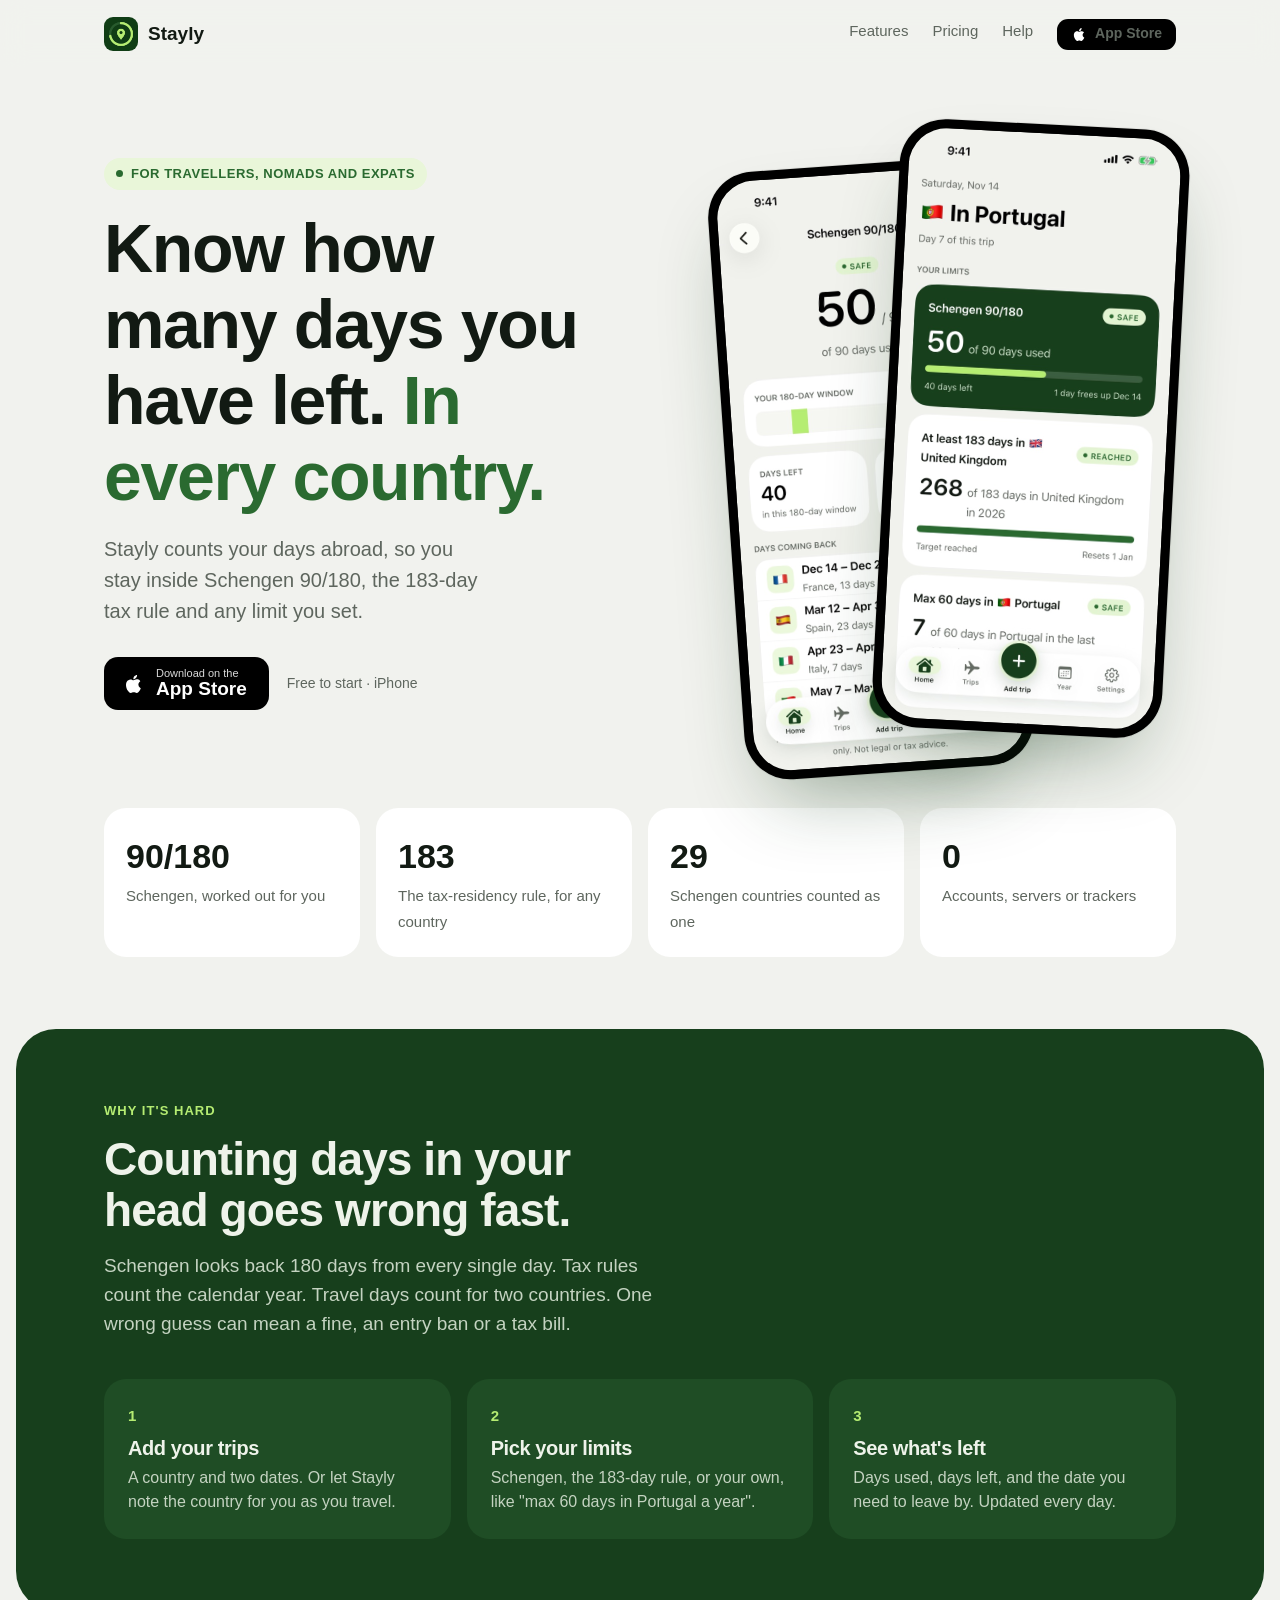
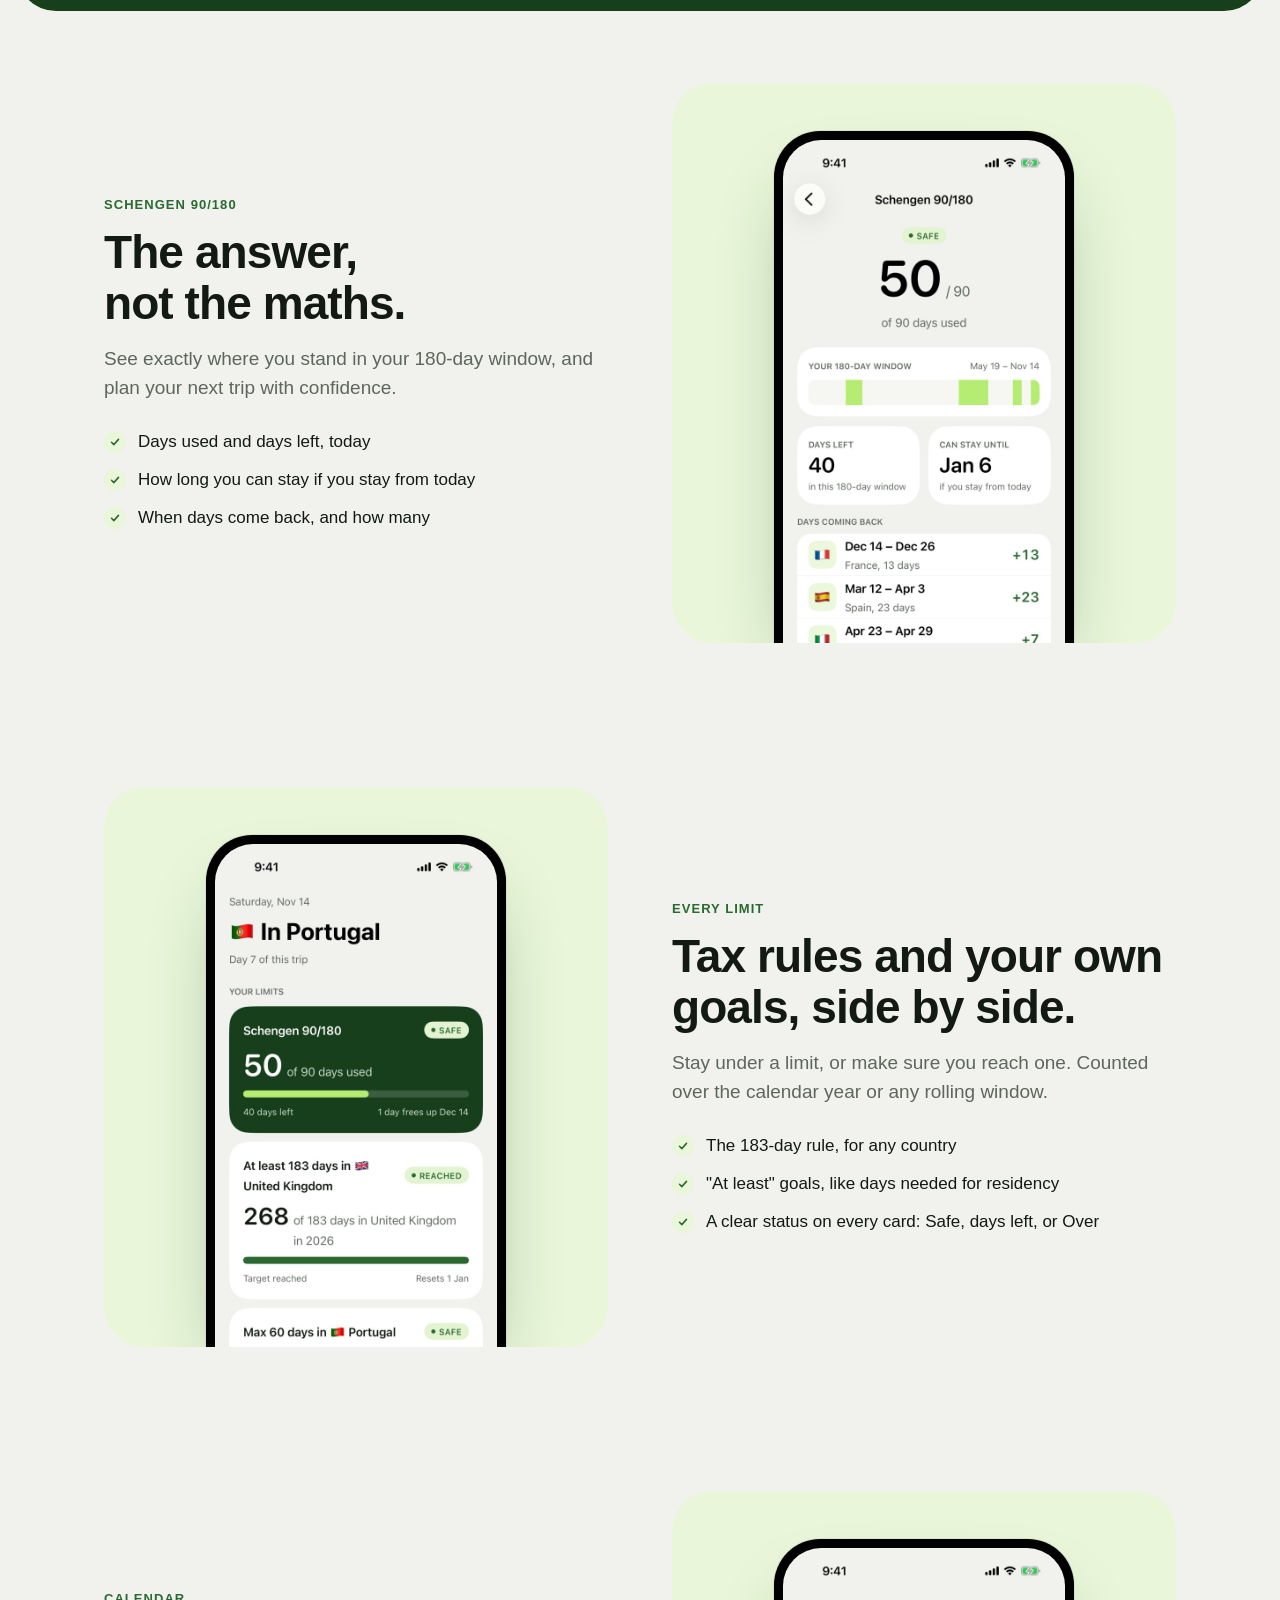
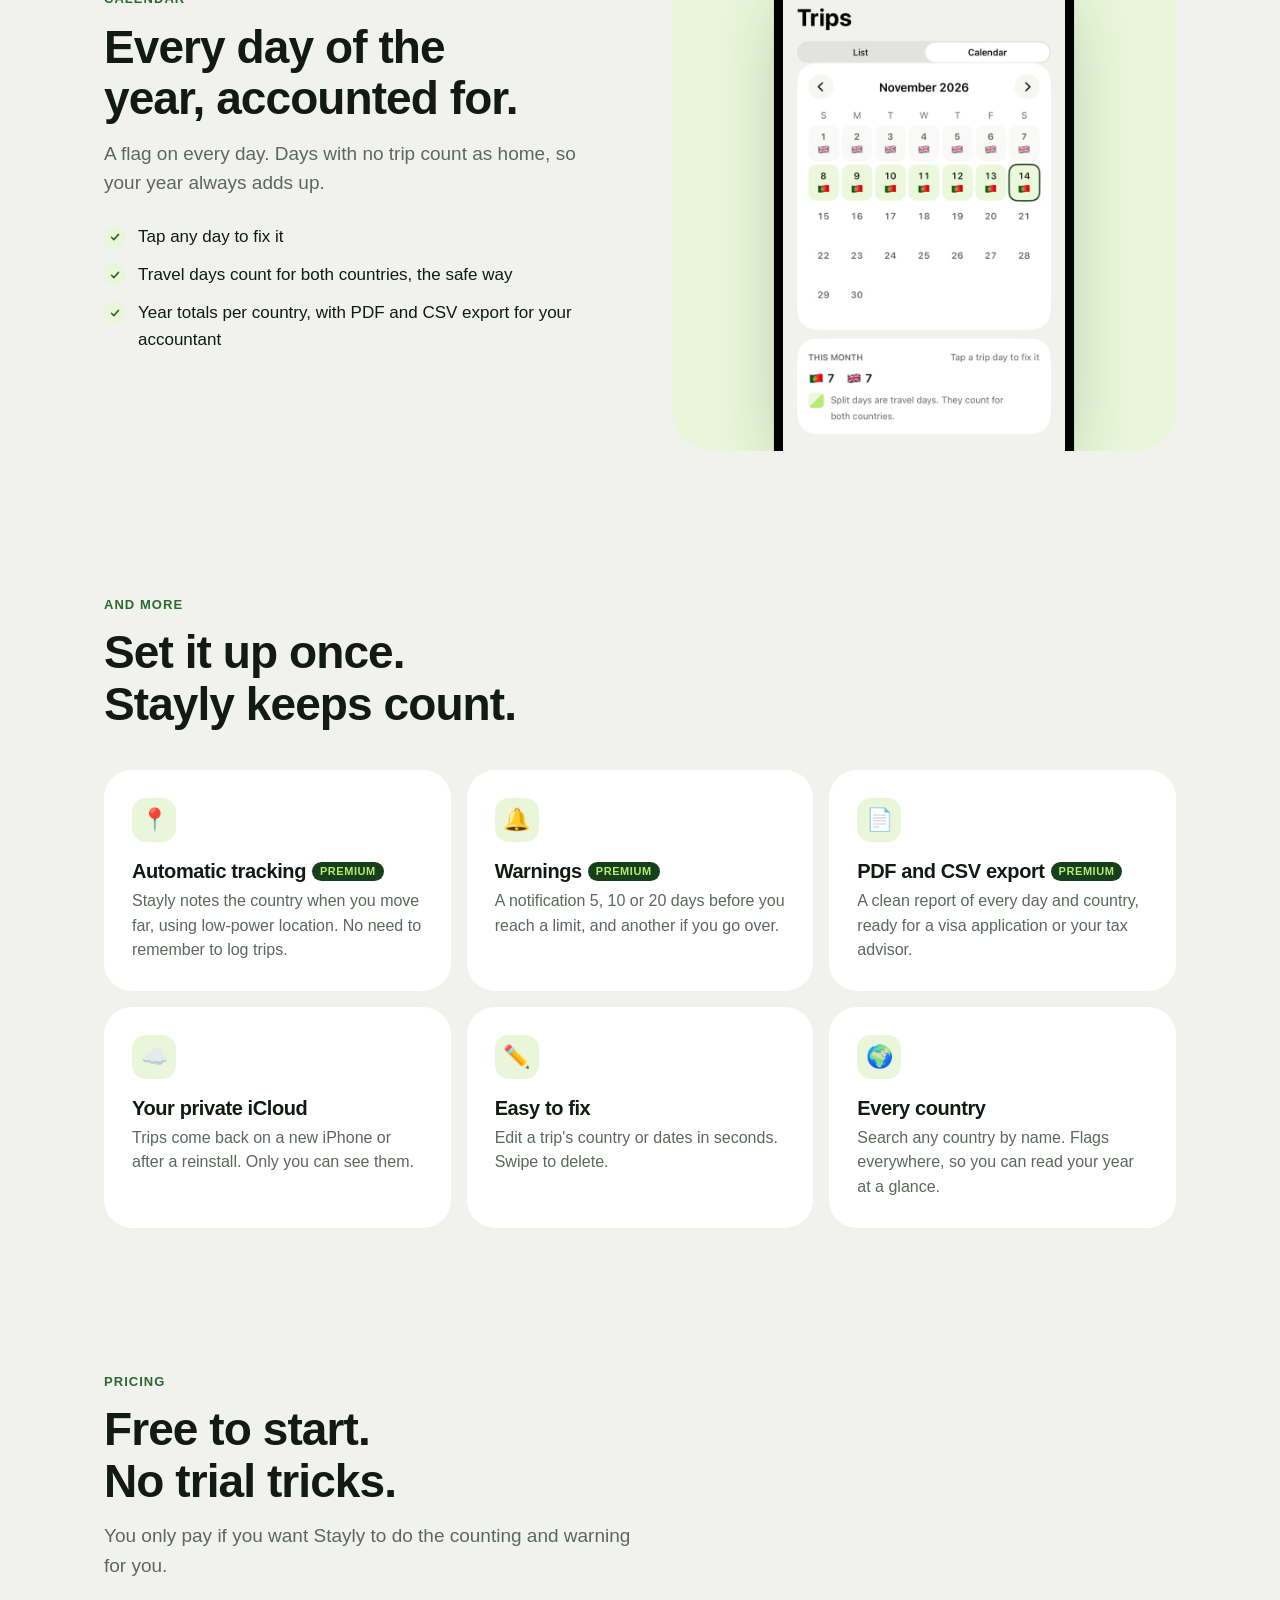
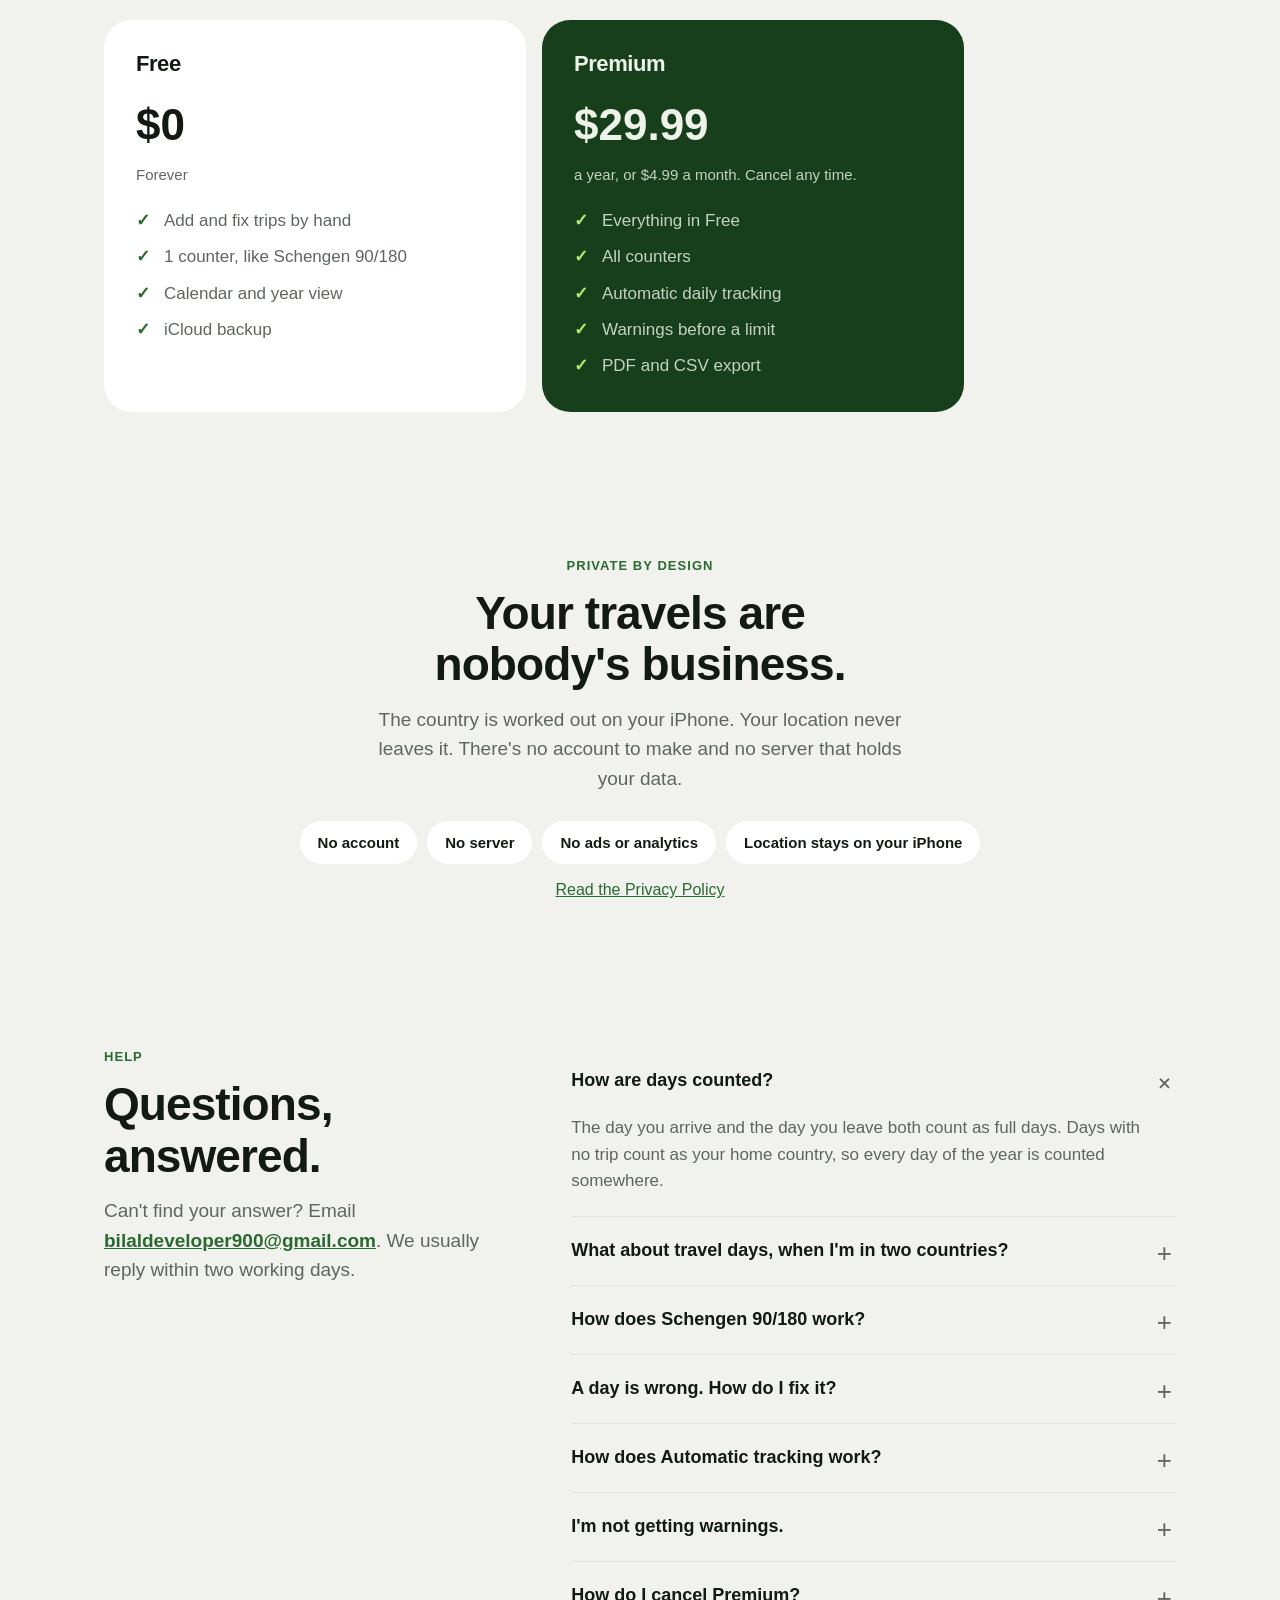
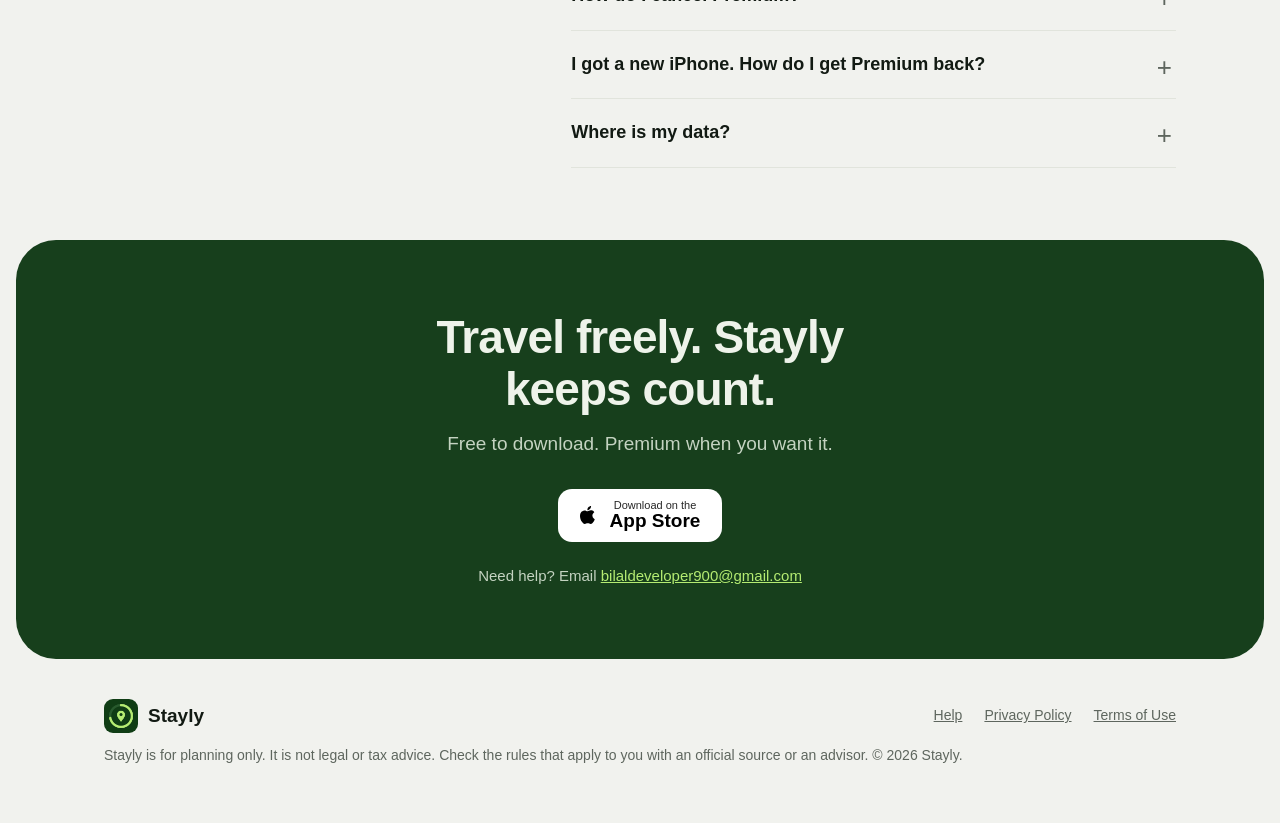
<file: index.html>
<!doctype html>
<html lang="en">
<head>
<meta charset="utf-8">
<meta name="viewport" content="width=device-width, initial-scale=1">
<title>Stayly: Schengen 90/180 and 183-day tracker for iPhone</title>
<meta name="description" content="Stayly counts the days you spend in each country, so you stay inside Schengen 90/180, the 183-day tax rule and your own limits. No account, no server.">
<meta property="og:title" content="Stayly: know how many days you have left, in every country">
<meta property="og:description" content="Track Schengen 90/180, the 183-day rule and your own limits on iPhone. Private by design.">
<meta property="og:image" content="img/home.jpg">
<link rel="icon" href="img/icon.png">
<link rel="apple-touch-icon" href="img/apple-touch-icon.png">
<link rel="stylesheet" href="style.css">
</head>
<body>

<!-- Replace every https://apps.apple.com/ link below with your App Store link once Stayly is approved. -->
<svg width="0" height="0" style="position:absolute"><symbol id="apple" viewBox="0 0 24 24"><path d="M16.37 12.6c-.02-2.3 1.88-3.4 1.96-3.46-1.07-1.56-2.73-1.78-3.32-1.8-1.41-.14-2.76.83-3.47.83-.72 0-1.82-.81-3-.79-1.54.02-2.96.9-3.75 2.27-1.6 2.78-.41 6.88 1.15 9.13.76 1.1 1.67 2.33 2.86 2.29 1.15-.05 1.58-.74 2.97-.74 1.38 0 1.78.74 2.99.72 1.24-.02 2.02-1.12 2.77-2.22.87-1.27 1.23-2.51 1.25-2.57-.03-.01-2.39-.92-2.41-3.66zM14.1 5.86c.63-.77 1.06-1.83.94-2.89-.91.04-2.02.61-2.67 1.37-.58.67-1.09 1.76-.96 2.8 1.02.08 2.06-.52 2.69-1.28z"/></symbol></svg>

<header class="top">
  <div class="wrap">
    <a class="logo" href="#"><img src="img/icon.png" alt="">Stayly</a>
    <nav>
      <a href="#features">Features</a>
      <a href="#pricing">Pricing</a>
      <a href="#faq">Help</a>
      <a class="store sm" href="https://apps.apple.com/"><svg><use href="#apple"/></svg><b>App Store</b></a>
    </nav>
  </div>
</header>

<main>
  <div class="hero">
    <div class="wrap">
      <div>
        <span class="eyebrow">For travellers, nomads and expats</span>
        <h1>Know how many days you have left. <em>In every country.</em></h1>
        <p class="lead">Stayly counts your days abroad, so you stay inside Schengen 90/180, the 183-day tax rule and any limit you set.</p>
        <div class="cta">
          <a class="store" href="https://apps.apple.com/"><svg><use href="#apple"/></svg><span><small>Download on the</small><b>App Store</b></span></a>
          <span class="note">Free to start · iPhone</span>
        </div>
      </div>
      <div class="phones" aria-hidden="true">
        <div class="phone"><img src="img/schengen.jpg" alt=""></div>
        <div class="phone"><img src="img/home.jpg" alt=""></div>
      </div>
    </div>
  </div>

  <div class="facts">
    <div class="wrap">
      <div class="fact"><b class="num">90/180</b><span>Schengen, worked out for you</span></div>
      <div class="fact"><b class="num">183</b><span>The tax-residency rule, for any country</span></div>
      <div class="fact"><b class="num">29</b><span>Schengen countries counted as one</span></div>
      <div class="fact"><b class="num">0</b><span>Accounts, servers or trackers</span></div>
    </div>
  </div>

  <section class="problem">
    <div class="wrap">
      <p class="kicker">Why it's hard</p>
      <h2 class="title">Counting days in your head goes wrong fast.</h2>
      <p class="sub">Schengen looks back 180 days from every single day. Tax rules count the calendar year. Travel days count for two countries. One wrong guess can mean a fine, an entry ban or a tax bill.</p>
      <div class="steps">
        <div class="step"><span class="num">1</span><h3>Add your trips</h3><p>A country and two dates. Or let Stayly note the country for you as you travel.</p></div>
        <div class="step"><span class="num">2</span><h3>Pick your limits</h3><p>Schengen, the 183-day rule, or your own, like "max 60 days in Portugal a year".</p></div>
        <div class="step"><span class="num">3</span><h3>See what's left</h3><p>Days used, days left, and the date you need to leave by. Updated every day.</p></div>
      </div>
    </div>
  </section>

  <section class="feature" id="features">
    <div class="wrap">
      <div>
        <p class="kicker">Schengen 90/180</p>
        <h2 class="title">The answer, not the maths.</h2>
        <p class="sub">See exactly where you stand in your 180-day window, and plan your next trip with confidence.</p>
        <ul>
          <li>Days used and days left, today</li>
          <li>How long you can stay if you stay from today</li>
          <li>When days come back, and how many</li>
        </ul>
      </div>
      <div class="shot"><div class="phone"><img src="img/schengen.jpg" alt="Stayly's Schengen screen: 50 of 90 days used, 40 days left, can stay until Jan 6"></div></div>
    </div>
  </section>

  <section class="feature flip">
    <div class="wrap">
      <div>
        <p class="kicker">Every limit</p>
        <h2 class="title">Tax rules and your own goals, side by side.</h2>
        <p class="sub">Stay under a limit, or make sure you reach one. Counted over the calendar year or any rolling window.</p>
        <ul>
          <li>The 183-day rule, for any country</li>
          <li>"At least" goals, like days needed for residency</li>
          <li>A clear status on every card: Safe, days left, or Over</li>
        </ul>
      </div>
      <div class="shot"><div class="phone"><img src="img/home.jpg" alt="Stayly's Home screen: In Portugal, Schengen 50 of 90 days used, 183-day rule reached in the United Kingdom"></div></div>
    </div>
  </section>

  <section class="feature">
    <div class="wrap">
      <div>
        <p class="kicker">Calendar</p>
        <h2 class="title">Every day of the year, accounted for.</h2>
        <p class="sub">A flag on every day. Days with no trip count as home, so your year always adds up.</p>
        <ul>
          <li>Tap any day to fix it</li>
          <li>Travel days count for both countries, the safe way</li>
          <li>Year totals per country, with PDF and CSV export for your accountant</li>
        </ul>
      </div>
      <div class="shot"><div class="phone"><img src="img/calendar.jpg" alt="Stayly's calendar for November 2026 with a flag on each day"></div></div>
    </div>
  </section>

  <section>
    <div class="wrap">
      <p class="kicker">And more</p>
      <h2 class="title">Set it up once. Stayly keeps count.</h2>
      <div class="grid">
        <div class="card"><div class="ico">📍</div><h3>Automatic tracking<span class="pill">PREMIUM</span></h3><p>Stayly notes the country when you move far, using low-power location. No need to remember to log trips.</p></div>
        <div class="card"><div class="ico">🔔</div><h3>Warnings<span class="pill">PREMIUM</span></h3><p>A notification 5, 10 or 20 days before you reach a limit, and another if you go over.</p></div>
        <div class="card"><div class="ico">📄</div><h3>PDF and CSV export<span class="pill">PREMIUM</span></h3><p>A clean report of every day and country, ready for a visa application or your tax advisor.</p></div>
        <div class="card"><div class="ico">☁️</div><h3>Your private iCloud</h3><p>Trips come back on a new iPhone or after a reinstall. Only you can see them.</p></div>
        <div class="card"><div class="ico">✏️</div><h3>Easy to fix</h3><p>Edit a trip's country or dates in seconds. Swipe to delete.</p></div>
        <div class="card"><div class="ico">🌍</div><h3>Every country</h3><p>Search any country by name. Flags everywhere, so you can read your year at a glance.</p></div>
      </div>
    </div>
  </section>

  <section id="pricing">
    <div class="wrap">
      <p class="kicker">Pricing</p>
      <h2 class="title">Free to start. No trial tricks.</h2>
      <p class="sub">You only pay if you want Stayly to do the counting and warning for you.</p>
      <div class="plans">
        <div class="plan">
          <h3>Free</h3>
          <p class="price"><span class="num">$0</span></p>
          <p class="per">Forever</p>
          <ul>
            <li>Add and fix trips by hand</li>
            <li>1 counter, like Schengen 90/180</li>
            <li>Calendar and year view</li>
            <li>iCloud backup</li>
          </ul>
        </div>
        <div class="plan premium">
          <h3>Premium</h3>
          <p class="price"><span class="num">$29.99</span></p>
          <p class="per">a year, or $4.99 a month. Cancel any time.</p>
          <ul>
            <li>Everything in Free</li>
            <li>All counters</li>
            <li>Automatic daily tracking</li>
            <li>Warnings before a limit</li>
            <li>PDF and CSV export</li>
          </ul>
        </div>
      </div>
    </div>
  </section>

  <section class="private">
    <div class="wrap">
      <p class="kicker">Private by design</p>
      <h2 class="title">Your travels are nobody's business.</h2>
      <p class="sub">The country is worked out on your iPhone. Your location never leaves it. There's no account to make and no server that holds your data.</p>
      <div class="badges"><span>No account</span><span>No server</span><span>No ads or analytics</span><span>Location stays on your iPhone</span></div>
      <p class="sub" style="font-size:16px"><a href="privacy.html">Read the Privacy Policy</a></p>
    </div>
  </section>

  <section class="faq" id="faq">
    <div class="wrap">
      <div>
        <p class="kicker">Help</p>
        <h2 class="title">Questions, answered.</h2>
        <p class="sub">Can't find your answer? Email <a class="contact" href="mailto:bilaldeveloper900@gmail.com">bilaldeveloper900@gmail.com</a>. We usually reply within two working days.</p>
      </div>
      <div>
        <details open><summary>How are days counted?</summary><p>The day you arrive and the day you leave both count as full days. Days with no trip count as your home country, so every day of the year is counted somewhere.</p></details>
        <details><summary>What about travel days, when I'm in two countries?</summary><p>For your counters, a travel day counts for both countries. That's the safe way for visa limits. In the Year view each day counts once, for the country you arrived in.</p></details>
        <details><summary>How does Schengen 90/180 work?</summary><p>You can spend up to 90 days in any 180-day period across the 29 Schengen countries. Stayly looks back 180 days from today. It shows how many days you've used, the date the next day frees up, and how long you can stay if you stay from today.</p></details>
        <details><summary>A day is wrong. How do I fix it?</summary><p>Go to Trips, then tap the trip to change its country or dates. Or open the Calendar and tap the day. Swipe left on a trip to delete it.</p></details>
        <details><summary>How does Automatic tracking work?</summary><p>With Premium, Stayly notes which country you're in when you move far, using low-power location. The country is found on your iPhone and your location never leaves it. Allow location "Always" so it also works when Stayly is closed.</p></details>
        <details><summary>I'm not getting warnings.</summary><p>Warnings are part of Premium, and they're tied to your counters: one arrives when a counter gets close to its limit. Check that notifications are on for Stayly in the iPhone Settings app, and that the counter is switched on in Stayly › Settings › Warnings.</p></details>
        <details><summary>How do I cancel Premium?</summary><p>Open the iPhone Settings app, tap your name, then Subscriptions › Stayly › Cancel Subscription. You keep Premium until the end of the period you paid for.</p></details>
        <details><summary>I got a new iPhone. How do I get Premium back?</summary><p>Open Stayly › Settings › Restore purchase, signed in with the same Apple Account.</p></details>
        <details><summary>Where is my data?</summary><p>On your iPhone, and in your private iCloud if iCloud is on. Only you can see it. If you delete Stayly and install it again, your trips come back from iCloud within a minute. There's no account and no server.</p></details>
      </div>
    </div>
  </section>

  <section class="closing">
    <div class="wrap">
      <h2 class="title">Travel freely. Stayly keeps count.</h2>
      <p class="sub">Free to download. Premium when you want it.</p>
      <a class="store" href="https://apps.apple.com/"><svg><use href="#apple"/></svg><span><small>Download on the</small><b>App Store</b></span></a>
      <span class="mail">Need help? Email <a href="mailto:bilaldeveloper900@gmail.com">bilaldeveloper900@gmail.com</a></span>
    </div>
  </section>
</main>

<footer>
  <div class="wrap">
    <a class="logo" href="#"><img src="img/icon.png" alt="">Stayly</a>
    <div class="links">
      <a href="#faq">Help</a>
      <a href="privacy.html">Privacy Policy</a>
      <a href="https://www.apple.com/legal/internet-services/itunes/dev/stdeula/">Terms of Use</a>
    </div>
    <p class="legal">Stayly is for planning only. It is not legal or tax advice. Check the rules that apply to you with an official source or an advisor. © 2026 Stayly.</p>
  </div>
</footer>

</body>
</html>
</file>
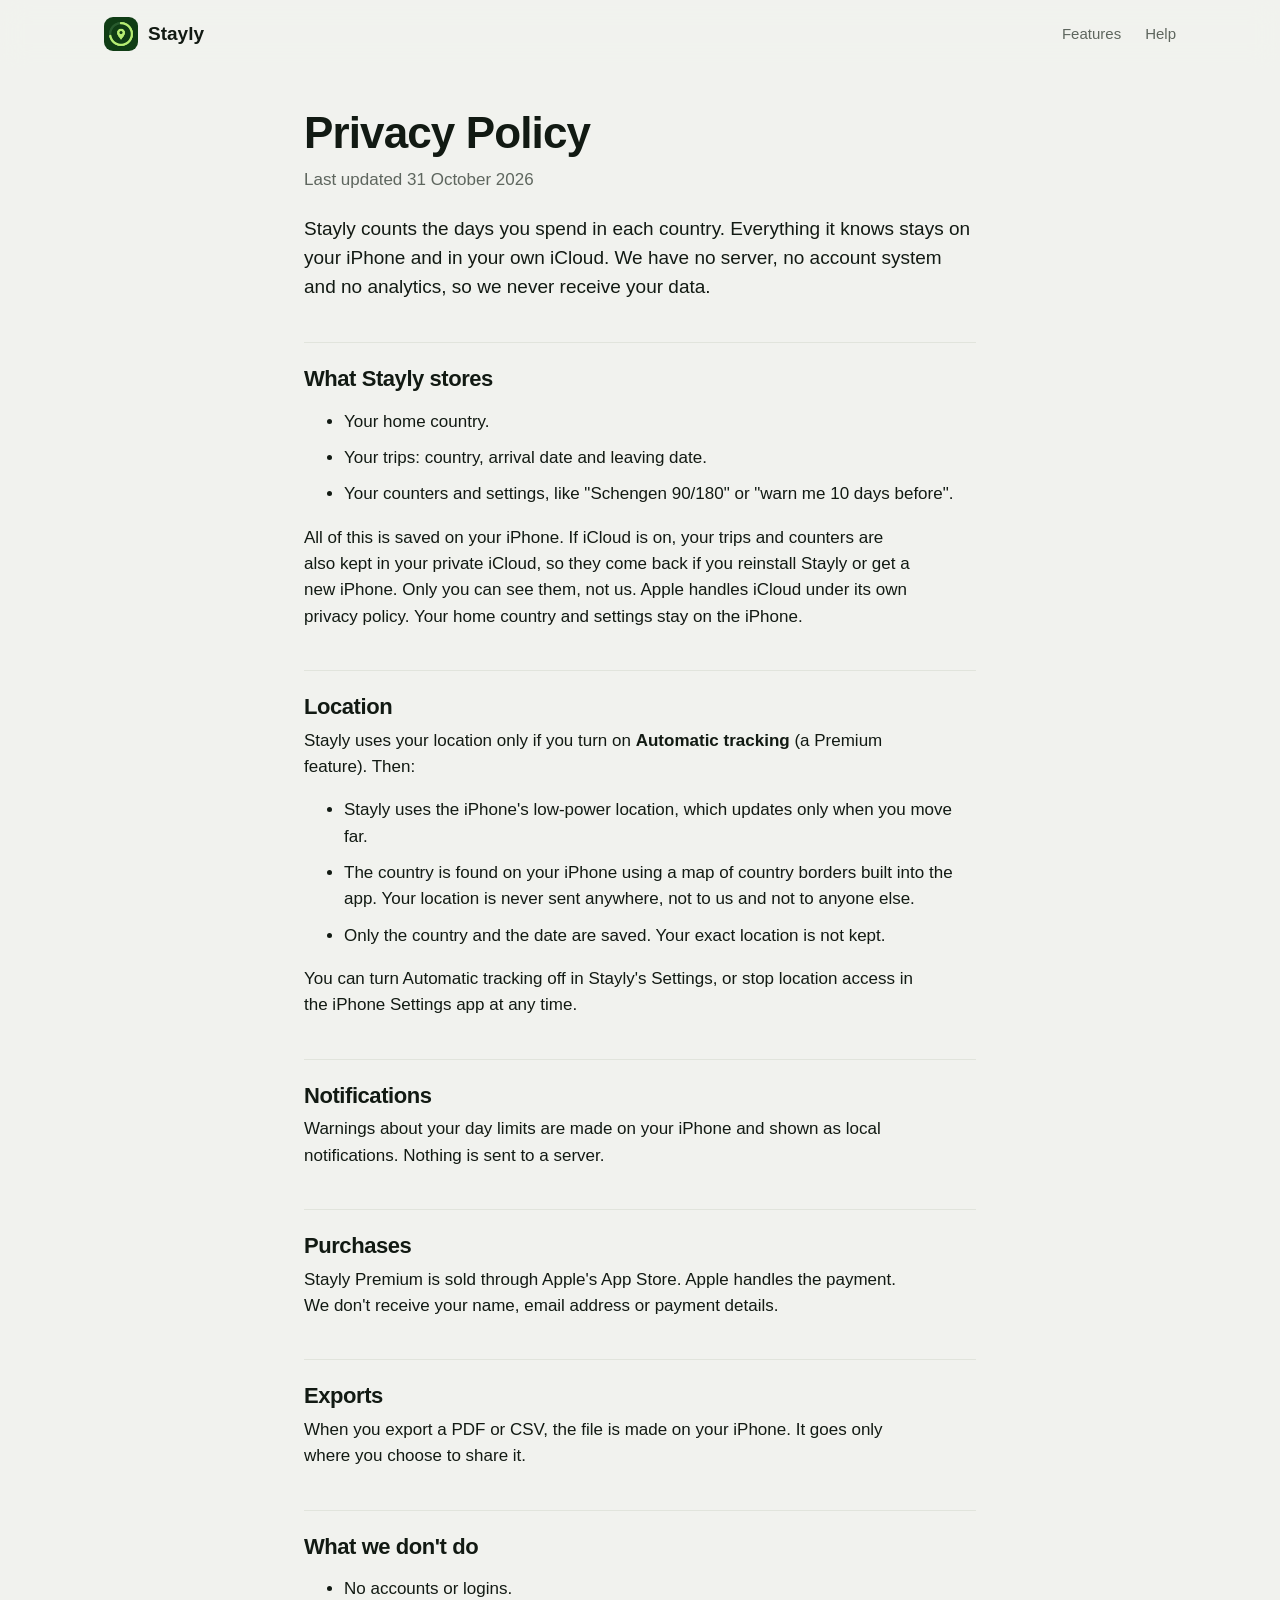
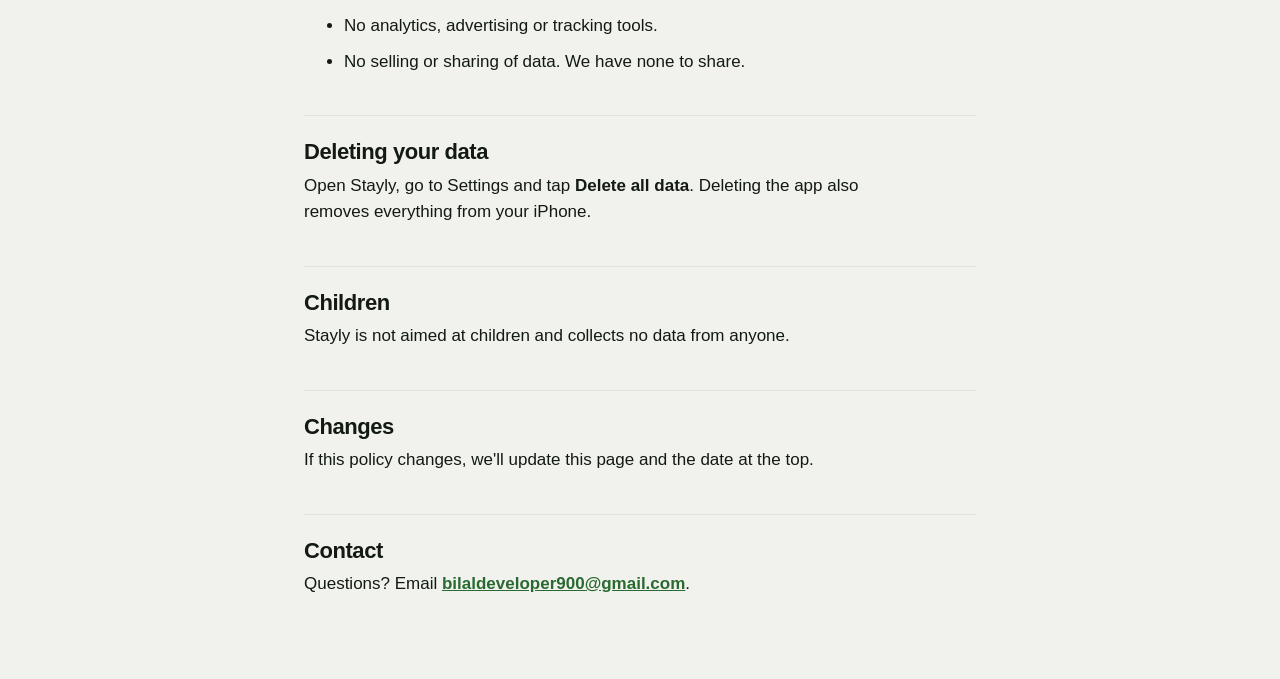
<file: privacy.html>
<!doctype html>
<html lang="en">
<head>
<meta charset="utf-8">
<meta name="viewport" content="width=device-width, initial-scale=1">
<title>Stayly Privacy Policy</title>
<link rel="icon" href="img/icon.png">
<link rel="stylesheet" href="style.css">
</head>
<body>
<header class="top">
  <div class="wrap">
    <a class="logo" href="index.html"><img src="img/icon.png" alt="">Stayly</a>
    <nav><a href="index.html#features">Features</a><a href="index.html#faq">Help</a></nav>
  </div>
</header>
<main class="doc">
  <h1>Privacy Policy</h1>
  <p class="muted">Last updated 31 October 2026</p>

  <p class="lead">Stayly counts the days you spend in each country. Everything it knows stays on your iPhone and in your own iCloud. We have no server, no account system and no analytics, so we never receive your data.</p>

  <h2>What Stayly stores</h2>
  <ul>
    <li>Your home country.</li>
    <li>Your trips: country, arrival date and leaving date.</li>
    <li>Your counters and settings, like "Schengen 90/180" or "warn me 10 days before".</li>
  </ul>
  <p>All of this is saved on your iPhone. If iCloud is on, your trips and counters are also kept in your private iCloud, so they come back if you reinstall Stayly or get a new iPhone. Only you can see them, not us. Apple handles iCloud under its own privacy policy. Your home country and settings stay on the iPhone.</p>

  <h2>Location</h2>
  <p>Stayly uses your location only if you turn on <strong>Automatic tracking</strong> (a Premium feature). Then:</p>
  <ul>
    <li>Stayly uses the iPhone's low-power location, which updates only when you move far.</li>
    <li>The country is found on your iPhone using a map of country borders built into the app. Your location is never sent anywhere, not to us and not to anyone else.</li>
    <li>Only the country and the date are saved. Your exact location is not kept.</li>
  </ul>
  <p>You can turn Automatic tracking off in Stayly's Settings, or stop location access in the iPhone Settings app at any time.</p>

  <h2>Notifications</h2>
  <p>Warnings about your day limits are made on your iPhone and shown as local notifications. Nothing is sent to a server.</p>

  <h2>Purchases</h2>
  <p>Stayly Premium is sold through Apple's App Store. Apple handles the payment. We don't receive your name, email address or payment details.</p>

  <h2>Exports</h2>
  <p>When you export a PDF or CSV, the file is made on your iPhone. It goes only where you choose to share it.</p>

  <h2>What we don't do</h2>
  <ul>
    <li>No accounts or logins.</li>
    <li>No analytics, advertising or tracking tools.</li>
    <li>No selling or sharing of data. We have none to share.</li>
  </ul>

  <h2>Deleting your data</h2>
  <p>Open Stayly, go to Settings and tap <strong>Delete all data</strong>. Deleting the app also removes everything from your iPhone.</p>

  <h2>Children</h2>
  <p>Stayly is not aimed at children and collects no data from anyone.</p>

  <h2>Changes</h2>
  <p>If this policy changes, we'll update this page and the date at the top.</p>

  <h2>Contact</h2>
  <p>Questions? Email <a class="contact" href="mailto:bilaldeveloper900@gmail.com">bilaldeveloper900@gmail.com</a>.</p>
</main>
</body>
</html>
</file>
<file: style.css>
:root {
  --ground: #f1f2ee; --surface: #ffffff; --ink: #121a13; --muted: #5e665e; --rule: #e1e4dc;
  --forest: #173f1c; --forest-2: #1f4d25; --lime: #b5ec72; --mint: #e9f6d9; --link: #2a6a30;
  --radius: 28px;
  color-scheme: light dark;
}
@media (prefers-color-scheme: dark) {
  :root { --ground: #0c110d; --surface: #161d17; --ink: #eef3ea; --muted: #9ba59b; --rule: #263027;
          --mint: #1d2a1e; --link: #b5ec72; }
}
* { box-sizing: border-box; }
html { scroll-behavior: smooth; }
body {
  margin: 0; background: var(--ground); color: var(--ink);
  font: 17px/1.55 -apple-system, BlinkMacSystemFont, "SF Pro Text", "Helvetica Neue", Arial, sans-serif;
  -webkit-font-smoothing: antialiased;
}
img { max-width: 100%; display: block; }
a { color: var(--link); }
h1, h2, h3 { line-height: 1.12; letter-spacing: -0.02em; margin: 0; text-wrap: balance; }
p { margin: 0; }
.wrap { max-width: 1120px; margin: 0 auto; padding: 0 24px; }
.num { font-family: ui-rounded, "SF Pro Rounded", -apple-system, sans-serif; font-weight: 700; }

/* Header */
.top { position: sticky; top: 0; z-index: 10; background: color-mix(in srgb, var(--ground) 85%, transparent);
       backdrop-filter: saturate(1.4) blur(14px); -webkit-backdrop-filter: saturate(1.4) blur(14px); }
.top .wrap { display: flex; align-items: center; gap: 28px; height: 68px; }
.logo { display: flex; align-items: center; gap: 10px; font-weight: 700; font-size: 19px; color: var(--ink); text-decoration: none; }
.logo img { width: 34px; height: 34px; border-radius: 9px; }
.top nav { display: flex; gap: 24px; margin-left: auto; }
.top nav a { color: var(--muted); text-decoration: none; font-size: 15px; font-weight: 500; }
.top nav a:hover { color: var(--ink); }

/* Buttons */
.store { display: inline-flex; align-items: center; gap: 10px; background: #000; color: #fff; text-decoration: none;
         padding: 10px 22px 10px 18px; border-radius: 14px; line-height: 1.1; }
.store svg { width: 24px; height: 24px; fill: #fff; }
.store small { display: block; font-size: 11px; opacity: .85; }
.store b { font-size: 19px; font-weight: 600; }
@media (prefers-color-scheme: dark) { .store { background: #fff; color: #000; } .store svg { fill: #000; } }
.store.sm { padding: 7px 14px; border-radius: 11px; gap: 7px; }
.store.sm svg { width: 17px; height: 17px; }
.store.sm b { font-size: 14px; }

/* Hero */
.hero { padding: 56px 0 40px; }
.hero .wrap { display: grid; grid-template-columns: 1.05fr .95fr; gap: 48px; align-items: center; }
.eyebrow { display: inline-flex; align-items: center; gap: 8px; background: var(--mint); color: var(--link);
           font-size: 13px; font-weight: 600; letter-spacing: .04em; text-transform: uppercase;
           padding: 6px 12px; border-radius: 99px; margin-bottom: 20px; }
.eyebrow::before { content: ""; width: 7px; height: 7px; border-radius: 50%; background: currentColor; }
.hero h1 { font-size: clamp(40px, 6vw, 68px); }
.hero h1 em { font-style: normal; color: var(--link); }
.hero .lead { font-size: 20px; color: var(--muted); margin: 20px 0 30px; max-width: 34ch; }
.cta { display: flex; align-items: center; gap: 18px; flex-wrap: wrap; }
.cta .note { font-size: 14px; color: var(--muted); }
.phones { position: relative; height: 620px; }
.phone { position: absolute; width: 290px; border-radius: 46px; overflow: hidden; background: #000; padding: 9px;
         box-shadow: 0 40px 80px -30px rgba(23,63,28,.45), 0 0 0 1px rgba(0,0,0,.06); }
.phone img { border-radius: 38px; }
.phones .phone:first-child { right: 160px; top: 40px; transform: rotate(-4deg); }
.phones .phone:last-child { right: 0; top: 0; transform: rotate(3deg); }

/* Stats strip */
.facts { padding: 24px 0 72px; }
.facts .wrap { display: grid; grid-template-columns: repeat(4, 1fr); gap: 16px; }
.fact { background: var(--surface); border-radius: 22px; padding: 22px; }
.fact .num { font-size: 34px; display: block; }
.fact span { color: var(--muted); font-size: 15px; }

/* Sections */
section { padding: 72px 0; }
.kicker { font-size: 13px; font-weight: 700; letter-spacing: .08em; text-transform: uppercase; color: var(--link); margin-bottom: 12px; }
.title { font-size: clamp(30px, 4vw, 46px); max-width: 20ch; }
.sub { font-size: 19px; color: var(--muted); margin-top: 14px; max-width: 52ch; }

.problem { background: var(--forest); color: #eef3ea; border-radius: 40px; margin: 0 16px; padding: 72px 0; }
.problem .kicker { color: var(--lime); }
.problem .sub { color: #c4d3c1; }
.steps { display: grid; grid-template-columns: repeat(3, 1fr); gap: 16px; margin-top: 40px; }
.step { background: var(--forest-2); border-radius: 22px; padding: 24px; }
.step .num { color: var(--lime); font-size: 15px; }
.step h3 { font-size: 20px; margin: 8px 0 6px; }
.step p { color: #c4d3c1; font-size: 16px; }

.feature .wrap { display: grid; grid-template-columns: 1fr 1fr; gap: 64px; align-items: center; }
.feature.flip .shot { order: -1; }
.feature ul { list-style: none; padding: 0; margin: 26px 0 0; display: grid; gap: 12px; }
.feature li { display: flex; gap: 12px; align-items: flex-start; }
.feature li::before { content: ""; flex: none; width: 22px; height: 22px; margin-top: 2px; border-radius: 50%;
  background: var(--mint) url("data:image/svg+xml,%3Csvg xmlns='http://www.w3.org/2000/svg' viewBox='0 0 24 24'%3E%3Cpath d='M6 12.5l4 4 8-9' fill='none' stroke='%232a6a30' stroke-width='2.6' stroke-linecap='round' stroke-linejoin='round'/%3E%3C/svg%3E") center/14px no-repeat; }
.shot { background: var(--mint); border-radius: 40px; padding: 48px 0 0; display: flex; justify-content: center; overflow: hidden; height: 560px; }
.shot .phone { position: static; width: 300px; transform: none; border-radius: 46px 46px 0 0; padding-bottom: 0; }
.shot .phone img { border-radius: 38px 38px 0 0; }

.grid { display: grid; grid-template-columns: repeat(3, 1fr); gap: 16px; margin-top: 40px; }
.card { background: var(--surface); border-radius: var(--radius); padding: 28px; }
.card .ico { width: 44px; height: 44px; border-radius: 14px; background: var(--mint); display: grid; place-items: center; font-size: 22px; margin-bottom: 18px; }
.card h3 { font-size: 20px; margin-bottom: 6px; }
.card p { color: var(--muted); font-size: 16px; }
.pill { display: inline-block; margin-left: 6px; font-size: 11px; font-weight: 700; letter-spacing: .05em; vertical-align: 3px;
        background: var(--forest); color: var(--lime); padding: 3px 8px; border-radius: 99px; }

/* Pricing */
.plans { display: grid; grid-template-columns: 1fr 1fr; gap: 16px; margin-top: 40px; max-width: 860px; }
.plan { background: var(--surface); border-radius: var(--radius); padding: 32px; }
.plan.premium { background: var(--forest); color: #eef3ea; }
.plan h3 { font-size: 22px; }
.plan .price { margin: 14px 0 4px; }
.plan .price .num { font-size: 44px; }
.plan .per { color: var(--muted); font-size: 15px; }
.plan.premium .per, .plan.premium li { color: #c4d3c1; }
.plan ul { list-style: none; padding: 0; margin: 22px 0 0; display: grid; gap: 10px; }
.plan li { padding-left: 28px; position: relative; color: var(--muted); }
.plan li::before { content: "✓"; position: absolute; left: 0; font-weight: 700; color: var(--link); }
.plan.premium li::before { color: var(--lime); }

/* Privacy band */
.private { text-align: center; }
.private .title, .private .sub { margin-left: auto; margin-right: auto; }
.badges { display: flex; flex-wrap: wrap; justify-content: center; gap: 10px; margin-top: 28px; }
.badges span { background: var(--surface); border-radius: 99px; padding: 10px 18px; font-weight: 600; font-size: 15px; }

/* FAQ */
.faq .wrap { display: grid; grid-template-columns: .8fr 1.2fr; gap: 64px; }
details { border-bottom: 1px solid var(--rule); }
summary { cursor: pointer; list-style: none; padding: 20px 40px 20px 0; font-weight: 600; font-size: 18px; position: relative; }
summary::-webkit-details-marker { display: none; }
summary::after { content: "+"; position: absolute; right: 4px; top: 16px; font-size: 26px; font-weight: 400; color: var(--muted); transition: transform .2s; }
details[open] summary::after { transform: rotate(45deg); }
details p { color: var(--muted); padding: 0 0 22px; max-width: 62ch; }

/* Closing + footer */
.closing { background: var(--forest); color: #eef3ea; border-radius: 40px; margin: 0 16px; text-align: center; }
.closing .title { margin: 0 auto; }
.closing .sub { color: #c4d3c1; margin: 14px auto 30px; }
.closing .store { background: #fff; color: #000; }
.closing .store svg { fill: #000; }
.closing .mail { display: block; margin-top: 22px; color: #c4d3c1; font-size: 15px; }
.closing .mail a, .closing .mail b { color: var(--lime); }
footer { padding: 40px 0 56px; color: var(--muted); font-size: 14px; }
footer .wrap { display: flex; flex-wrap: wrap; gap: 12px 28px; align-items: center; }
footer .links { display: flex; gap: 22px; margin-left: auto; }
footer a { color: var(--muted); }
footer .legal { flex-basis: 100%; }

/* Privacy policy page */
.doc { max-width: 720px; margin: 0 auto; padding: 40px 24px 72px; }
.doc h1 { font-size: 44px; margin-bottom: 10px; }
.doc h2 { font-size: 22px; margin: 40px 0 8px; padding-top: 24px; border-top: 1px solid var(--rule); }
.doc p, .doc li { color: var(--ink); max-width: 65ch; margin-bottom: 10px; }
.doc .lead { font-size: 19px; margin: 20px 0; }
.muted { color: var(--muted) !important; }
.contact { font-weight: 600; }

/* Responsive */
@media (max-width: 900px) {
  .hero .wrap, .feature .wrap, .faq .wrap { grid-template-columns: 1fr; gap: 36px; }
  .feature.flip .shot { order: 0; }
  .phones { height: 520px; max-width: 460px; width: 100%; margin: 0 auto; }
  .phone { width: 240px; }
  .phones .phone:first-child { right: auto; left: 0; }
  .facts .wrap { grid-template-columns: 1fr 1fr; }
  .steps, .grid { grid-template-columns: 1fr; }
  .plans { grid-template-columns: 1fr; }
  .shot { height: 480px; }
  .shot .phone { width: 260px; }
  .top nav a:not(.store) { display: none; }
}
@media (max-width: 480px) {
  .phones { height: 430px; }
  .phone { width: 200px; border-radius: 36px; padding: 7px; }
  .phone img { border-radius: 30px; }
  .problem, .closing { margin: 0 8px; border-radius: 30px; }
}
</file>
